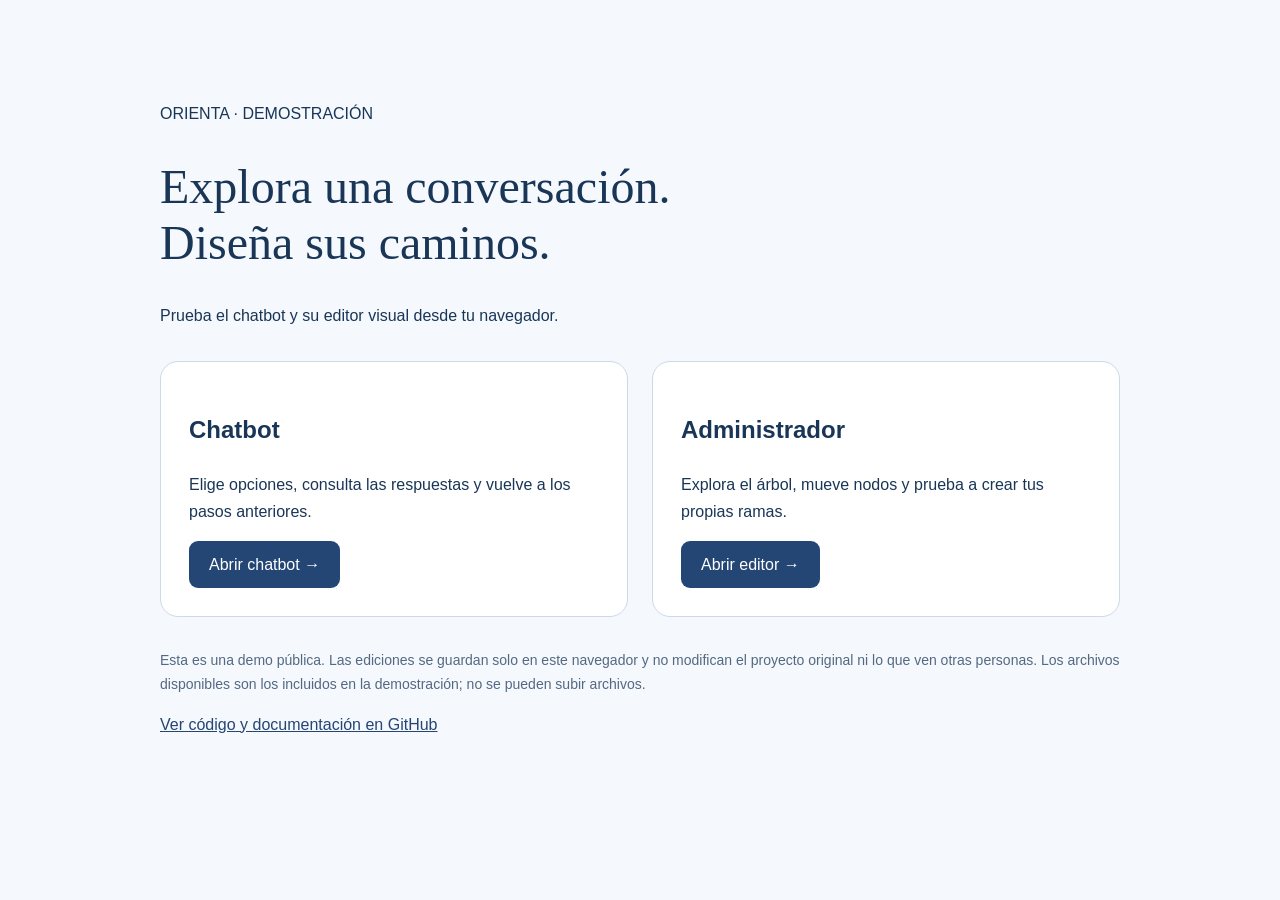
<file: docs/index.html>
<!doctype html>
<html lang="es"><head><meta charset="utf-8"><meta name="viewport" content="width=device-width,initial-scale=1"><meta http-equiv="refresh" content="0;url=site/"><title>Orienta — demo</title></head><body><p><a href="site/">Abrir la demostración de Orienta</a></p></body></html>
</file>
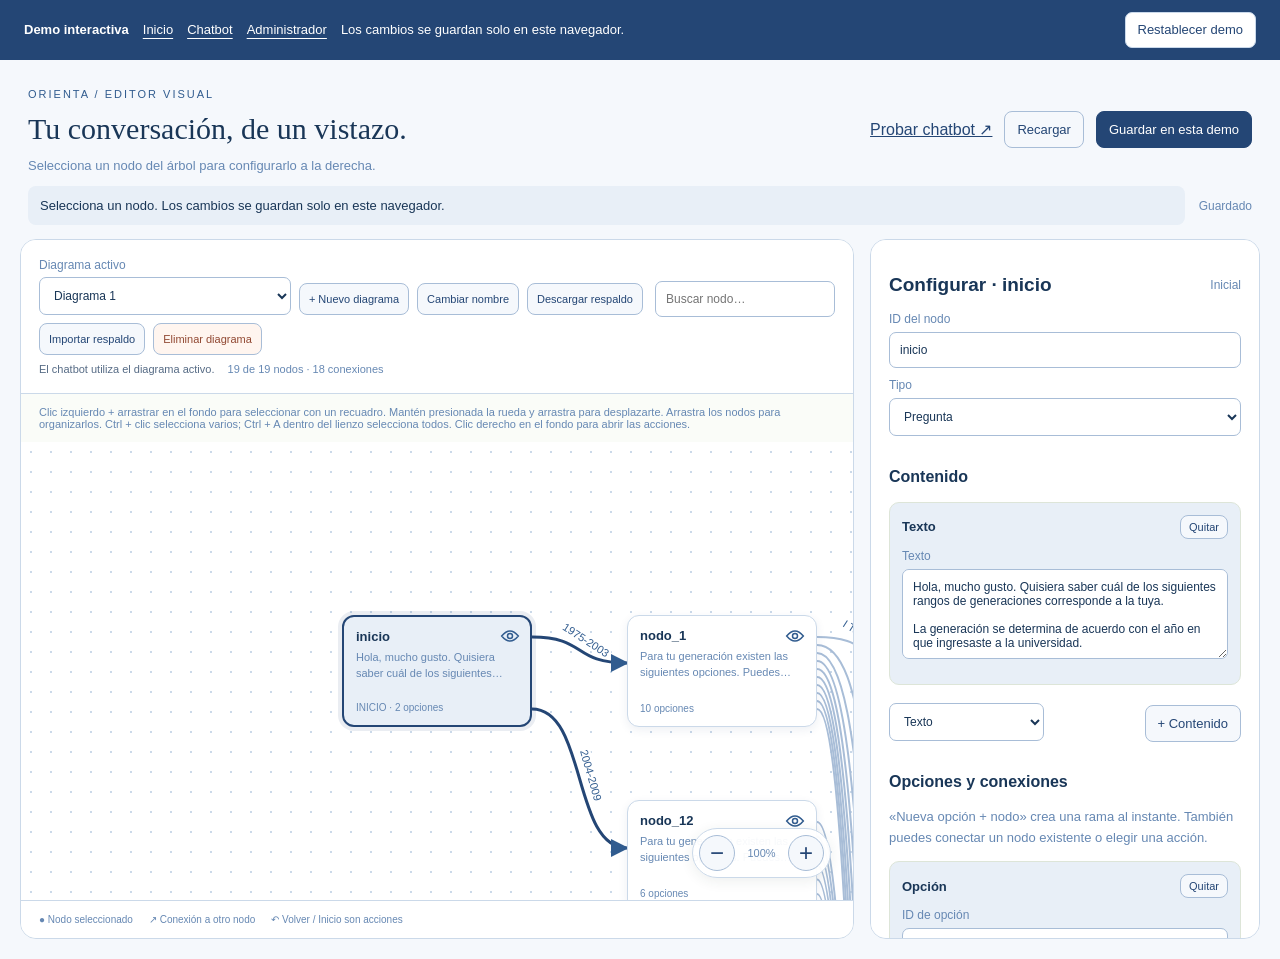
<file: docs/site/admin.html>
<!doctype html>
<html lang="es"><head><meta charset="utf-8"><meta name="viewport" content="width=device-width,initial-scale=1"><title>Árbol de conversaciones</title><link rel="stylesheet" href="static/admin.css"><link rel="stylesheet" href="static/graph.css"><link rel="stylesheet" href="static/blue-theme.css"><script src="demo.js" defer></script><script src="static/admin.js" defer></script><script src="static/pan.js" defer></script><link rel="stylesheet" href="demo.css"></head>
<body><nav class="demo-bar" aria-label="Demostración"><strong>Demo interactiva</strong>
<a href="index.html">Inicio</a><a href="chat.html">Chatbot</a><a href="admin.html">Administrador</a>
<span>Los cambios se guardan solo en este navegador.</span>
<button type="button" onclick="resetDemo()">Restablecer demo</button></nav><header><div><span class="eyebrow">ORIENTA / EDITOR VISUAL</span><h1>Tu conversación, de un vistazo.</h1><p>Selecciona un nodo del árbol para configurarlo a la derecha.</p></div><div class="header-actions"><a href="chat.html" target="_blank" rel="noopener">Probar chatbot ↗</a><button id="reload" type="button">Recargar</button><button id="save" type="button">Guardar en esta demo</button></div></header>
<dialog id="diagram-dialog"><form id="diagram-form"><h2 id="diagram-dialog-title">Nuevo diagrama</h2><label>Nombre del diagrama<input id="diagram-name" required maxlength="80" autocomplete="off"></label><p id="diagram-dialog-error" role="alert"></p><div class="diagram-dialog-actions"><button type="button" id="diagram-cancel">Cancelar</button><button type="submit">Aceptar</button></div></form></dialog>
<dialog id="diagram-delete-dialog"><h2>Eliminar diagrama</h2><p id="diagram-delete-warning"></p><p>Esta acción elimina el árbol guardado. Descarga un respaldo si quieres recuperarlo después.</p><p id="diagram-countdown" role="status" aria-live="polite"></p><div class="diagram-dialog-actions"><button id="diagram-delete-cancel" type="button">Cancelar</button><button id="diagram-delete-confirm" class="danger" type="button">Eliminar en 5 segundos</button></div></dialog>
<script src="static/diagrams.js" defer></script>
<link rel="stylesheet" href="static/diagrams.css">
<div class="statusbar"><p id="notice" role="status">Cargando árbol…</p><span id="draft-status">Sin cambios</span></div>
<main class="workspace"><section class="graph-panel" aria-label="Árbol de nodos"><div class="graph-toolbar"><section class="diagram-bar" aria-label="Diagramas"><label>Diagrama activo<select id="diagram-select" disabled></select></label><button id="diagram-new" type="button">+ Nuevo diagrama</button><button id="diagram-rename" type="button">Cambiar nombre</button><button id="diagram-download" type="button">Descargar respaldo</button><button id="diagram-import" type="button">Importar respaldo</button><input type="file" id="diagram-file" accept=".json,application/json" hidden><button id="diagram-delete" type="button" class="danger">Eliminar diagrama</button><p>El chatbot utiliza el diagrama activo. <span id="graph-count"></span></p></section><div class="graph-actions"><input id="search" type="search" aria-label="Buscar nodo" placeholder="Buscar nodo…"></div></div><p class="graph-help">Clic izquierdo + arrastrar en el fondo para seleccionar con un recuadro. Mantén presionada la rueda y arrastra para desplazarte. Arrastra los nodos para organizarlos. Ctrl + clic selecciona varios; Ctrl + A dentro del lienzo selecciona todos. Clic derecho en el fondo para abrir las acciones.</p><div class="graph-stage"><div id="graph-viewport" tabindex="0" aria-label="Lienzo desplazable"><div id="graph-space"><div id="graph-canvas"><svg id="graph-lines" aria-hidden="true"></svg><div id="graph-nodes"></div></div></div></div><div class="graph-zoom" role="group" aria-label="Zoom del árbol"><button id="zoom-out" type="button" aria-label="Alejar árbol" title="Alejar">−</button><output id="zoom-level" aria-live="polite">100%</output><button id="zoom-in" type="button" aria-label="Acercar árbol" title="Acercar">+</button></div></div><div class="graph-legend"><span>● Nodo seleccionado</span><span>↗ Conexión a otro nodo</span><span>↶ Volver / Inicio son acciones</span></div></section>
<section class="editor" aria-label="Configuración del nodo"><div id="empty"><h2>Selecciona un nodo</h2><p>Su configuración aparecerá aquí.</p></div><form id="editor" hidden><div class="toolbar"><h2 id="editor-title">Configurar nodo</h2><span id="initial"></span></div><div class="fields"><label>ID del nodo<input id="node-id" disabled></label><label>Tipo<select id="node-type"><option value="question">Pregunta</option><option value="information">Información</option></select></label></div><h3>Contenido</h3><div id="contents"></div><div class="toolbar"><select id="content-type" aria-label="Tipo de contenido nuevo"><option value="text">Texto</option><option value="link">Enlace</option><option value="image">Imagen existente</option><option value="document">Documento existente</option></select><button id="add-content" type="button">+ Contenido</button></div><h3>Opciones y conexiones</h3><p class="hint">«Nueva opción + nodo» crea una rama al instante. También puedes conectar un nodo existente o elegir una acción.</p><div id="options-editor"></div><div class="branch-actions"><button id="add-option" type="button">+ Nueva opción + nodo</button><button id="add-existing" type="button">+ Conectar existente / acción</button></div><div class="savebar"><button id="delete" type="button" class="danger">Quitar nodo del árbol</button></div><p class="hint">El árbol cambia mientras editas. Pulsa «Guardar en esta demo» para publicar todos los cambios en el chatbot.</p></form></section></main><div id="canvas-menu" class="canvas-menu" role="menu" aria-label="Acciones del árbol" hidden><button id="select-all-nodes" type="button" role="menuitem" tabindex="-1">Seleccionar todos</button><button id="reset-layout" type="button" role="menuitem" tabindex="-1">Ordenar nodos</button><button id="locate" type="button" role="menuitem" tabindex="-1">Centrar selección</button><button id="new" type="button" role="menuitem" tabindex="-1">+ Nodo</button></div><script src="static/canvas-menu.js" defer></script><noscript>Activa JavaScript para utilizar el editor.</noscript></body></html>
</file>
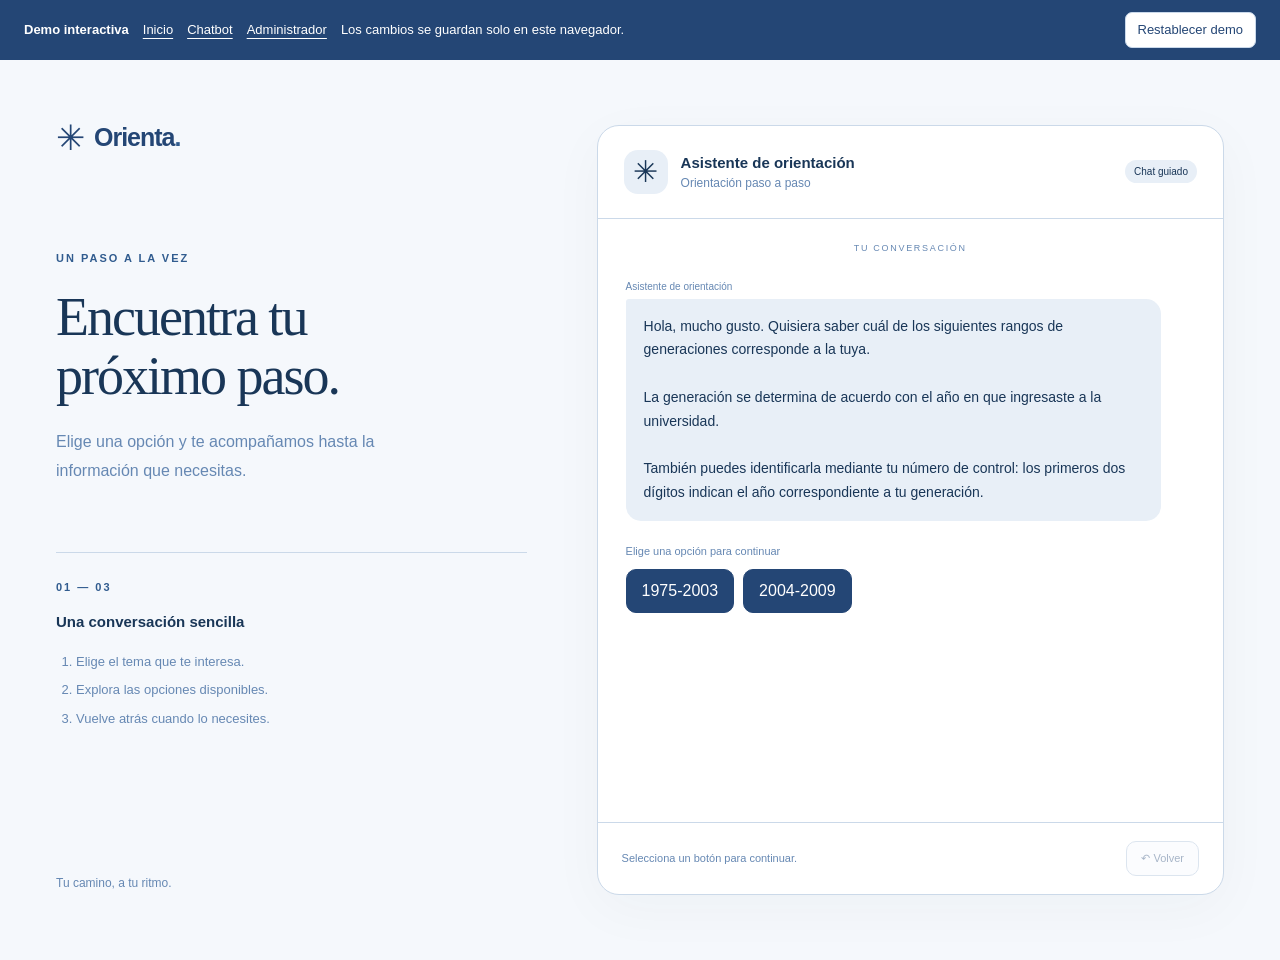
<file: docs/site/chat.html>
<!doctype html>
<html lang="es">
<head>
  <meta charset="utf-8">
  <meta name="viewport" content="width=device-width, initial-scale=1">
  <title>Asistente de orientación</title>
  <link rel="stylesheet" href="static/chat.css">
  <link rel="stylesheet" href="static/blue-theme.css">
  <script src="demo.js" defer></script><script src="static/chat.js" defer></script>
<link rel="stylesheet" href="demo.css"></head>
<body><nav class="demo-bar" aria-label="Demostración"><strong>Demo interactiva</strong>
<a href="index.html">Inicio</a><a href="chat.html">Chatbot</a><a href="admin.html">Administrador</a>
<span>Los cambios se guardan solo en este navegador.</span>
<button type="button" onclick="resetDemo()">Restablecer demo</button></nav>
  <main class="shell">
    <aside class="intro">
      <a class="brand" href="chat.html" aria-label="Inicio del asistente"><span class="brand-icon">✳</span> Orienta<span class="brand-dot">.</span></a>
      <div class="intro-copy"><span class="eyebrow">UN PASO A LA VEZ</span>
        <h1>Encuentra tu<br>próximo paso.</h1>
        <p>Elige una opción y te acompañamos hasta la información que necesitas.</p>
      </div>
      <div class="guide"><span class="guide-number">01 — 03</span><h2>Una conversación sencilla</h2>
        <ol><li>Elige el tema que te interesa.</li><li>Explora las opciones disponibles.</li><li>Vuelve atrás cuando lo necesites.</li></ol>
      </div>
      <p class="footnote">Tu camino, a tu ritmo.</p>
    </aside>
    <section class="chat" aria-label="Chat de orientación">
      <header class="chat-header"><div class="avatar" aria-hidden="true">✳</div><div><h2 id="bot-name">Asistente</h2><p>Orientación paso a paso</p></div><span class="badge">Chat guiado</span></header>
      <div class="chat-body" id="chat-body">
        <p class="conversation-date">TU CONVERSACIÓN</p>
        <div id="messages" role="log" aria-label="Mensajes" aria-live="polite" aria-relevant="additions"></div>
        <section class="choices" aria-label="Opciones disponibles"><p id="choice-caption">Preparando tu conversación…</p><div id="options"></div></section>
      </div>
      <div class="feedback"><p id="status" role="status"></p><div id="error-box" hidden><p id="error" role="alert"></p><button id="recover" type="button">Iniciar nueva conversación</button></div></div>
      <footer class="chat-footer"><span>Selecciona un botón para continuar.</span><button id="go-back" type="button" disabled title="Regresar al paso anterior">↶ Volver</button></footer>
    </section>
  </main>
  <noscript>Activa JavaScript para utilizar los botones del chatbot.</noscript>
</body>
</html>
</file>
<file: docs/site/static/admin.css>
:root{font-family:Segoe UI,Arial,sans-serif;color:#243c35;background:#f5f6f2}*{box-sizing:border-box}body{margin:0}header{max-width:1280px;margin:auto;padding:40px 32px 25px;display:flex;justify-content:space-between;gap:24px;align-items:center}.eyebrow{font-size:11px;letter-spacing:2px;color:#658065}h1{font:38px Georgia,serif;margin:14px 0}header p,.hint{color:#69786e;font-size:13px;line-height:1.6}a{color:#315c47}main{max-width:1280px;margin:auto;padding:0 32px 40px;display:grid;grid-template-columns:300px 1fr;gap:24px}aside,.editor{background:white;border:1px solid #dce4d7;border-radius:16px;padding:24px;min-width:0}aside{align-self:start}.toolbar{display:flex;gap:12px;align-items:center;justify-content:space-between}h2{font-size:19px}h3{margin-top:30px;font-size:16px}label{font-size:12px;display:block;color:#596c56}input,select,textarea{font:inherit;width:100%;border:1px solid #cdd9c8;border-radius:7px;background:white;padding:10px;margin:6px 0 10px;color:#243c35}textarea{min-height:100px;resize:vertical}button{font:inherit;font-size:13px;border:1px solid #cdd9c8;border-radius:8px;padding:10px 12px;background:#f5f8f1;color:#315c47;cursor:pointer}button:hover{background:#e8f0e1}button:disabled{opacity:.5;cursor:wait}button:focus-visible,a:focus-visible{outline:3px solid #a66a32;outline-offset:3px}.fields{display:grid;grid-template-columns:1fr 1fr;gap:18px}.row{border:1px solid #dde5d8;background:#fafcf8;border-radius:10px;margin:12px 0;padding:16px}.row-head{display:flex;justify-content:space-between;align-items:center;margin-bottom:10px}.row-head strong{font-size:13px}.row-head button{padding:5px 8px}.savebar{display:flex;gap:12px;border-top:1px solid #e1e7dd;margin-top:30px;padding-top:20px}#save{background:#315c47;color:white;border-color:#315c47}.danger{color:#914832;background:#fff5ef}#notice{padding:12px;background:#f0f5e9;border-radius:8px;white-space:pre-wrap;overflow-wrap:anywhere}#notice.error{background:#fff0e8;color:#914832}#nodes{margin:18px 0;max-height:60vh;overflow:auto}#nodes button{display:block;width:100%;text-align:left;margin:7px 0;background:white;overflow-wrap:anywhere}#nodes button.selected{background:#e7f0e1;border-color:#7d9e6c}#nodes small{display:block;color:#73826b;margin-top:4px}#initial{font-size:12px;color:#58734e}#empty{padding:35px 0;color:#72816a}[hidden]{display:none!important}@media(max-width:760px){header{padding:24px;align-items:start}h1{font-size:29px}main{display:block;padding:0 16px 24px}aside{margin-bottom:16px}#nodes{max-height:200px}.editor{padding:18px}.fields{grid-template-columns:1fr;gap:0}.toolbar{flex-wrap:wrap}}
</file>
<file: docs/site/static/graph.css>
header{max-width:none;padding:24px 28px 10px}h1{font-size:30px;margin:10px 0}header p{margin:0}.header-actions{display:flex;gap:12px;align-items:center;flex-wrap:wrap}.statusbar{display:flex;align-items:center;gap:14px;margin:0 28px 14px}.statusbar #notice{flex:1;margin:0;font-size:13px}#draft-status{font-size:12px;color:#6a775f;white-space:nowrap}.workspace{max-width:none;padding:0 20px 20px;grid-template-columns:minmax(420px,1fr) 390px;gap:16px;height:calc(100dvh - 180px);min-height:520px}.graph-panel{border:1px solid #dce4d7;border-radius:16px;background:#fafcf8;display:flex;flex-direction:column;min-width:0;overflow:hidden}.graph-toolbar{padding:18px;display:flex;justify-content:space-between;gap:12px;background:white;border-bottom:1px solid #e2e9dc}.graph-toolbar h2{margin:0 0 4px;font-size:16px}#graph-count{font-size:11px;color:#748369}.graph-actions{display:flex;gap:8px;align-items:center;flex-wrap:wrap}.graph-actions input{width:145px;margin:0;font-size:12px}.graph-actions button{font-size:11px;padding:9px}.graph-help{font-size:11px;color:#748369;padding:0 18px;margin:12px 0}#graph-viewport{flex:1;overflow:auto;position:relative;background-image:radial-gradient(#d5dfcf 1px,transparent 1px);background-size:20px 20px}#graph-canvas{position:relative;min-width:100%;min-height:100%}#graph-lines,#graph-nodes{position:absolute;inset:0}#graph-lines{overflow:visible;pointer-events:none}.graph-edge{fill:none;stroke:#9db28f;stroke-width:2}.graph-edge.active{stroke:#315c47;stroke-width:3}.edge-label{font:11px Segoe UI,Arial,sans-serif;fill:#5d7151;paint-order:stroke;stroke:#fafcf8;stroke-width:5px;stroke-linejoin:round}.graph-node{position:absolute;width:190px;height:112px;background:white;border:1px solid #cfdcc5;box-shadow:0 3px 10px #2d4c3110;border-radius:12px;padding:12px;text-align:left;display:flex;flex-direction:column;gap:6px;overflow:hidden}.graph-node.selected{border:2px solid #315c47;background:#eaf3e3;box-shadow:0 0 0 4px #315c4710}.graph-node strong{font-size:13px;overflow:hidden;text-overflow:ellipsis;white-space:nowrap}.graph-node .preview{font-size:11px;color:#63765a;overflow:hidden;display:-webkit-box;-webkit-line-clamp:2;-webkit-box-orient:vertical;line-height:1.4}.graph-node .meta{font-size:10px;color:#75866b;margin-top:auto}.graph-node.dimmed{opacity:.3}.graph-legend{display:flex;flex-wrap:wrap;gap:16px;font-size:10px;color:#6b7f60;border-top:1px solid #e0e8da;padding:13px 18px;background:white}.workspace .editor{padding:18px;overflow:auto;min-height:0}.editor .fields{display:block}.editor h3{margin-top:22px}.editor .row{padding:12px}.editor .row-head button{font-size:11px}.editor .toolbar{flex-wrap:wrap}.editor textarea{min-height:90px}.editor input,.editor select{font-size:12px}.editor .toolbar select{width:auto;max-width:100%}.branch-actions{display:flex;gap:8px;flex-wrap:wrap}.branch-actions button{font-size:12px}.editor .savebar{margin-top:20px}.connection-open{font-size:11px;padding:6px 9px}.pending{color:#a26926!important}@media(max-width:1050px){.workspace{grid-template-columns:minmax(300px,1fr) 330px}.graph-toolbar{flex-direction:column}}@media(max-width:750px){header{padding:20px;display:block}.header-actions{margin-top:16px}.statusbar{margin:0 16px 12px;align-items:start;flex-direction:column;gap:6px}.workspace{display:flex;flex-direction:column;height:auto;min-height:0;padding:0 12px 20px}.graph-panel{height:420px;flex-shrink:0}.workspace .editor{max-height:650px}.graph-toolbar{flex-direction:row;flex-wrap:wrap}.graph-legend{gap:8px}.graph-help{font-size:10px}}

.graph-stage{position:relative;flex:1;min-height:0;overflow:hidden}.graph-stage #graph-viewport{position:absolute;inset:0;overscroll-behavior:contain}#graph-space{position:relative;overflow:hidden;min-width:100%;min-height:100%}#graph-space #graph-canvas{position:absolute;left:0;top:0;min-width:0;min-height:0;transform-origin:0 0}.graph-zoom{position:absolute;right:22px;bottom:22px;z-index:2;display:flex;align-items:center;gap:8px;border:1px solid #d5dfce;border-radius:28px;background:#fffffff2;padding:6px;box-shadow:0 3px 14px #243c3515}.graph-zoom button{width:36px;height:36px;border-radius:50%;padding:0;font-size:24px;line-height:1;touch-action:manipulation}.graph-zoom output{font-size:11px;color:#52664b;min-width:37px;text-align:center;font-variant-numeric:tabular-nums}


.graph-node{cursor:grab;touch-action:none;user-select:none}.graph-node.multi-selected{border:2px solid #477aa3;box-shadow:0 0 0 3px #477aa322}.graph-node.selected.multi-selected{background:#e8f1e5}.dragging-nodes,.dragging-nodes .graph-node{cursor:grabbing!important}.graph-actions{max-width:100%}


.node-eye{position:absolute;width:30px;height:28px;padding:4px;border:0;border-radius:7px;background:transparent;color:#179c96;display:grid;place-items:center;cursor:pointer;z-index:1}.node-eye:hover:enabled{background:#d8f3ed}.node-eye:disabled{opacity:.3;cursor:default}.node-eye[aria-expanded="false"]{background:#def3ef;color:#16756f}.graph-node strong{padding-right:28px;max-width:100%}
.panning-canvas,.panning-canvas *{cursor:grabbing!important;user-select:none!important}
.node-selection-box{position:absolute;border:1px solid #398bd5;background:#398bd52b;pointer-events:none;z-index:3;box-sizing:border-box}.selecting-nodes,.selecting-nodes *{cursor:crosshair!important;user-select:none!important}
</file>
<file: docs/site/static/blue-theme.css>
:root {
  --blue-900: #193657;
  --blue-800: #244675;
  --blue-700: #315c8f;
  --blue-500: #6688b3;
  --blue-300: #a8bdd7;
  --blue-200: #cbd9e9;
  --blue-100: #e8eff7;
  --blue-050: #f5f8fc;
  color: var(--blue-900);
  background: var(--blue-050);
}

body { color: var(--blue-900); background: var(--blue-050); }
a, .brand, .bubble a, .document-card button { color: var(--blue-800); }
.brand-dot, .eyebrow, .guide-number { color: var(--blue-700); }
.intro-copy p, .guide ol, .footnote, .chat-header p, .message-label,
.choices > p, .chat-footer, .feedback, .conversation-date,
header p, .hint, label, #initial, #empty, #draft-status,
#graph-count, .graph-help, .graph-legend, .graph-node .preview,
.graph-node .meta, .graph-zoom output, .document-card span { color: var(--blue-500); }

.chat, aside, .editor, .graph-panel, .graph-toolbar, .graph-legend,
.graph-zoom, .document-preview { border-color: var(--blue-200); }
.chat-header, .chat-footer, .guide, .savebar { border-color: var(--blue-200); }
input, select, textarea { color: var(--blue-900); border-color: var(--blue-300); }
.avatar, .badge, .bubble, .row, #notice { color: var(--blue-900); background: var(--blue-100); }
.user .bubble { color: #fff; background: var(--blue-800); }

button, #options button, #recover, .chat-footer #go-back,
.document-preview > button { color: var(--blue-800); background: var(--blue-050); border-color: var(--blue-300); }
button:hover:enabled, #options button:hover:enabled, #recover:hover:enabled,
.chat-footer #go-back:hover:enabled, .document-preview > button:hover:enabled {
  color: var(--blue-900); background: var(--blue-100); border-color: var(--blue-500);
}
#save, #options button { color: #fff; background: var(--blue-800); border-color: var(--blue-800); }
#save:hover:enabled, #options button:hover:enabled { color: #fff; background: var(--blue-700); border-color: var(--blue-700); }
button:focus-visible, a:focus-visible, input:focus-visible,
select:focus-visible, textarea:focus-visible { outline-color: var(--blue-700); }

#graph-viewport { background-color: #fff; background-image: radial-gradient(var(--blue-200) 1px, transparent 1px); }
.graph-edge { stroke: var(--blue-300); }
.graph-edge.active { stroke: var(--blue-800); }
#graph-lines marker path { fill: var(--blue-700); }
.edge-label { fill: var(--blue-700); stroke: #fff; }
.graph-node { color: var(--blue-900); border-color: var(--blue-200); box-shadow: 0 3px 10px #24467514; }
.graph-node.selected { border-color: var(--blue-800); background: var(--blue-100); box-shadow: 0 0 0 4px #24467518; }
.graph-node.multi-selected { border-color: var(--blue-700); box-shadow: 0 0 0 3px #315c8f33; }
.graph-node.selected.multi-selected { background: var(--blue-100); }
.node-eye { color: var(--blue-700); }
.node-eye:hover:enabled, .node-eye[aria-expanded="false"] { color: var(--blue-800); background: var(--blue-100); }
.node-selection-box { border-color: var(--blue-700); background: #315c8f2b; }

.document-card, .content-image img { border-color: var(--blue-200); }
.document-card button { color: var(--blue-800); }
.pending { color: var(--blue-700) !important; }
</file>
<file: docs/site/demo.css>
.demo-bar{display:flex;flex-wrap:wrap;align-items:center;gap:14px;padding:12px 24px;background:#244675;color:white;font:13px/1.5 Segoe UI,Arial,sans-serif}
.demo-bar a{color:white;text-underline-offset:4px}.demo-bar span{flex:1;min-width:200px}.demo-bar button{background:white;border:1px solid #cad9eb;border-radius:7px;color:#244675;padding:7px 12px;cursor:pointer}
.landing{max-width:960px;margin:60px auto;padding:24px;font:16px/1.7 Segoe UI,Arial,sans-serif;color:#193657}.landing h1{font:48px/1.15 Georgia,serif}.landing .cards{display:grid;grid-template-columns:repeat(auto-fit,minmax(240px,1fr));gap:24px;margin:32px 0}.landing article{background:white;border:1px solid #cbd9e9;border-radius:18px;padding:28px}.landing .open{display:inline-block;background:#244675;color:white;padding:10px 20px;border-radius:9px;text-decoration:none}.landing .note{color:#536983;font-size:14px}
</file>
<file: docs/site/static/diagrams.css>
.diagram-bar{margin:0 28px 16px;padding:14px 18px;border:1px solid #cbd9e9;border-radius:12px;background:white;display:flex;align-items:flex-end;gap:10px;flex-wrap:wrap}.diagram-bar label{min-width:180px;max-width:320px;flex:1}.diagram-bar select{margin:5px 0 0}.diagram-bar p{width:100%;margin:0;color:#566b85;font-size:12px}.diagram-bar button{font-size:12px}.diagram-dialog-actions{display:flex;justify-content:flex-end;gap:12px;margin-top:24px}#diagram-dialog,#diagram-delete-dialog{width:min(480px,90vw);border:1px solid #cbd9e9;border-radius:16px;padding:24px;color:#193657}dialog::backdrop{background:#142f5266}#diagram-countdown{font-weight:600;color:#9a421b}#diagram-dialog-error{color:#9a421b}.workspace{height:calc(100dvh - 295px)}@media(max-width:750px){.diagram-bar{margin:0 12px 16px}.workspace{height:auto}}
.graph-toolbar{align-items:flex-start;flex-direction:row}.graph-toolbar .diagram-bar{margin:0;padding:0;border:0;border-radius:0;flex:1;min-width:0;gap:8px}.graph-toolbar .diagram-bar label{flex-basis:200px;max-width:260px;min-width:170px}.graph-toolbar .diagram-bar select{margin-bottom:0}.graph-toolbar .diagram-bar button{padding:9px;font-size:11px}.graph-toolbar .diagram-bar p{font-size:11px}.graph-toolbar #graph-count{margin-left:10px}.graph-toolbar .graph-actions{flex-shrink:0;padding-top:18px}.graph-toolbar .graph-actions input{width:180px}.workspace{height:calc(100dvh - 180px)}.canvas-menu{position:fixed;z-index:20;width:215px;max-width:calc(100vw - 16px);padding:6px;background:white;border:1px solid #cbd9e9;border-radius:10px;box-shadow:0 8px 28px #19365726}.canvas-menu button{display:block;width:100%;text-align:left;border:0;background:transparent;padding:11px 12px;color:#244775}.canvas-menu button:hover,.canvas-menu button:focus-visible{background:#e8f0fa;outline:0}.canvas-menu button+button{margin-top:2px}@media(max-width:750px){.graph-toolbar{flex-wrap:wrap}.graph-toolbar .graph-actions{padding-top:0;width:100%}.graph-toolbar .graph-actions input{width:100%}.workspace{height:auto}.graph-panel{height:680px;min-height:70dvh}}
.graph-toolbar{align-items:flex-start;flex-direction:row}.graph-toolbar .diagram-bar{margin:0;padding:0;border:0;border-radius:0;flex:1;min-width:0;gap:8px}.graph-toolbar .diagram-bar label{flex-basis:200px;max-width:260px;min-width:170px}.graph-toolbar .diagram-bar select{margin-bottom:0}.graph-toolbar .diagram-bar button{padding:9px;font-size:11px}.graph-toolbar .diagram-bar p{font-size:11px}.graph-toolbar #graph-count{margin-left:10px}.graph-toolbar .graph-actions{flex-shrink:0;padding-top:23px}.graph-toolbar .graph-actions input{width:180px}.workspace{height:calc(100dvh - 180px)}.canvas-menu{position:fixed;z-index:20;width:215px;max-width:calc(100vw - 16px);padding:6px;background:white;border:1px solid #cbd9e9;border-radius:10px;box-shadow:0 8px 28px #19365726}.canvas-menu button{display:block;width:100%;text-align:left;border:0;background:transparent;padding:11px 12px;color:#244775}.canvas-menu button:hover,.canvas-menu button:focus-visible{background:#e8f0fa;outline:0}.canvas-menu button+button{margin-top:2px}@media(max-width:750px){.graph-toolbar{flex-wrap:wrap}.graph-toolbar .graph-actions{padding-top:0;width:100%}.graph-toolbar .graph-actions input{width:100%}.workspace{height:auto}.graph-panel{height:680px;min-height:70dvh}}
</file>
<file: docs/site/static/chat.css>
:root{font-family:Inter,Segoe UI,Arial,sans-serif;color:#243c35;background:#f5f6f2;font-synthesis:none}
*{box-sizing:border-box}body{margin:0}button,a{-webkit-tap-highlight-color:transparent}button{font:inherit}button:focus-visible,a:focus-visible{outline:3px solid #b76d36;outline-offset:4px}
.shell{max-width:1280px;min-height:100dvh;margin:auto;padding:48px 56px;display:grid;grid-template-columns:0.9fr 1.2fr;gap:70px;align-items:center}.intro{align-self:stretch;display:flex;flex-direction:column;padding:10px 0}.brand{font-size:25px;font-weight:750;letter-spacing:-1px;text-decoration:none;color:#223f34;display:flex;align-items:center;gap:10px}.brand-icon{font-size:35px}.brand-dot{color:#be7648;margin-left:-10px}.intro-copy{margin-top:90px}.eyebrow,.guide-number{font-size:11px;letter-spacing:2px;font-weight:700;color:#607b6b}h1{font-family:Georgia,serif;font-weight:400;letter-spacing:-2px;font-size:54px;line-height:1.1;margin:22px 0}.intro-copy p{font-size:16px;line-height:1.8;color:#69786e;max-width:320px}.guide{border-top:1px solid #dbe2d9;margin-top:50px;padding-top:24px}.guide h2{font-size:15px;margin:18px 0}.guide ol{padding-left:20px;color:#6a776d;font-size:13px;line-height:2.2}.footnote{color:#899487;font-size:12px;margin-top:auto;padding-top:40px}.chat{background:#fff;border:1px solid #e2e8df;border-radius:22px;box-shadow:0 14px 55px #243c3509;overflow:hidden;display:flex;flex-direction:column;height:min(770px,calc(100dvh - 96px));min-height:500px}.chat-header{padding:24px 26px;border-bottom:1px solid #edf0e9;display:flex;gap:13px;align-items:center}.avatar{background:#e9f0e6;color:#426549;width:44px;height:44px;border-radius:14px;display:grid;place-items:center;font-size:30px;flex-shrink:0}.chat-header h2{font-size:15px;margin:0 0 5px}.chat-header p{font-size:12px;color:#7c877e;margin:0}.badge{margin-left:auto;font-size:10px;color:#547752;background:#eff5eb;padding:6px 9px;border-radius:20px;white-space:nowrap}.chat-body{padding:24px 28px;overflow-y:auto;flex:1;scroll-behavior:smooth}.conversation-date{text-align:center;font-size:9px;letter-spacing:1.7px;color:#929b90;margin:0 0 28px}.message{margin:0 0 20px;max-width:94%;overflow-wrap:anywhere}.message-label{font-size:10px;color:#8a9489;margin:0 0 7px}.bubble{background:#f2f5ee;border-radius:3px 15px 15px 15px;padding:16px 18px;font-size:14px;line-height:1.7;white-space:pre-wrap}.bubble p{margin:0}.bubble p+p{margin-top:12px}.message.user{margin-left:auto;width:fit-content}.user .bubble{background:#315c47;color:white;border-radius:15px 3px 15px 15px;padding:10px 16px}.user .message-label{text-align:right}.choices>p{font-size:11px;color:#7b877a;margin:24px 0 12px}#options{display:flex;flex-wrap:wrap;gap:9px}#options button{border:1px solid #d4dfce;background:#fff;border-radius:10px;padding:12px 15px;color:#36563e;text-align:left;cursor:pointer;transition:background .15s,transform .15s}#options button:hover:enabled{background:#edf4e8;transform:translateY(-1px)}#options button:disabled{opacity:.5;cursor:wait}#options button.navigation{font-size:12px;color:#707c6b;border-style:dashed}.chat-footer{border-top:1px solid #edf0e9;padding:18px 24px;text-align:center;color:#8b9589;font-size:11px}.chat-footer span{margin-right:6px}.feedback{padding:0 28px;font-size:12px;color:#657460}.feedback #status:empty{display:none}#error-box{background:#fff4ed;border-radius:10px;padding:12px;margin-bottom:15px;color:#884b29}#error{margin:0 0 10px}#recover{background:white;border:1px solid #d7ac8c;border-radius:7px;padding:8px;color:#884b29;cursor:pointer}
@media(max-width:850px){.shell{gap:28px;padding:24px;grid-template-columns:.8fr 1.2fr}h1{font-size:40px}.intro-copy{margin-top:65px}.chat-header{padding:20px}.badge{display:none}.chat{height:calc(100dvh - 48px)}}
@media(max-width:620px){.shell{display:block;padding:16px}.intro{padding:0 4px 18px}.brand{font-size:20px}.brand-icon{font-size:25px}.intro-copy,.guide,.footnote{display:none}.chat{height:calc(100dvh - 85px);min-height:410px;border-radius:17px}.chat-body{padding:20px}.chat-header{padding:18px}.badge{display:block}.bubble{font-size:14px}}
@media(prefers-reduced-motion:reduce){.chat-body{scroll-behavior:auto}#options button{transition:none}}

.bubble a{color:#28573d;text-underline-offset:3px}.external-link{display:block;margin-top:14px}.content-image{margin:16px 0;white-space:normal}.content-image img{display:block;width:100%;height:auto;border-radius:10px;border:1px solid #d7e2d2}.content-image a{display:inline-block;font-size:12px;margin-top:6px}.document-card{background:#fff;border:1px solid #d8e2d2;border-radius:10px;margin:16px 0;padding:14px;white-space:normal}.document-card strong,.document-card span{display:block}.document-card span{font-size:11px;color:#71806b;overflow-wrap:anywhere;margin-top:3px}.document-card div{display:flex;flex-wrap:wrap;gap:16px;margin-top:12px;font-size:12px}


.document-card button{font:inherit;color:#28573d;background:none;border:0;text-decoration:underline;text-underline-offset:3px;padding:0;cursor:pointer}.document-preview{width:min(720px,90vw);max-height:85dvh;border:1px solid #d8e2d2;border-radius:16px;padding:24px;color:#243c35}.document-preview::backdrop{background:#172d2566}.document-preview h2{font-size:18px;margin-top:0}.document-preview pre{font:14px/1.7 Segoe UI,Arial,sans-serif;white-space:pre-wrap;overflow-wrap:anywhere}.document-preview>button{border:1px solid #d4dfce;border-radius:8px;background:#f2f5ee;color:#315c47;padding:8px 16px;cursor:pointer}
.chat-footer{display:flex;align-items:center;justify-content:space-between;gap:12px}.chat-footer #go-back{flex-shrink:0;border:1px solid #d4dfce;border-radius:10px;background:#f2f5ee;color:#315c47;padding:10px 14px;cursor:pointer}.chat-footer #go-back:disabled{opacity:.4;cursor:default}.chat-footer #go-back:hover:enabled{background:#e3eedc}
</file>
